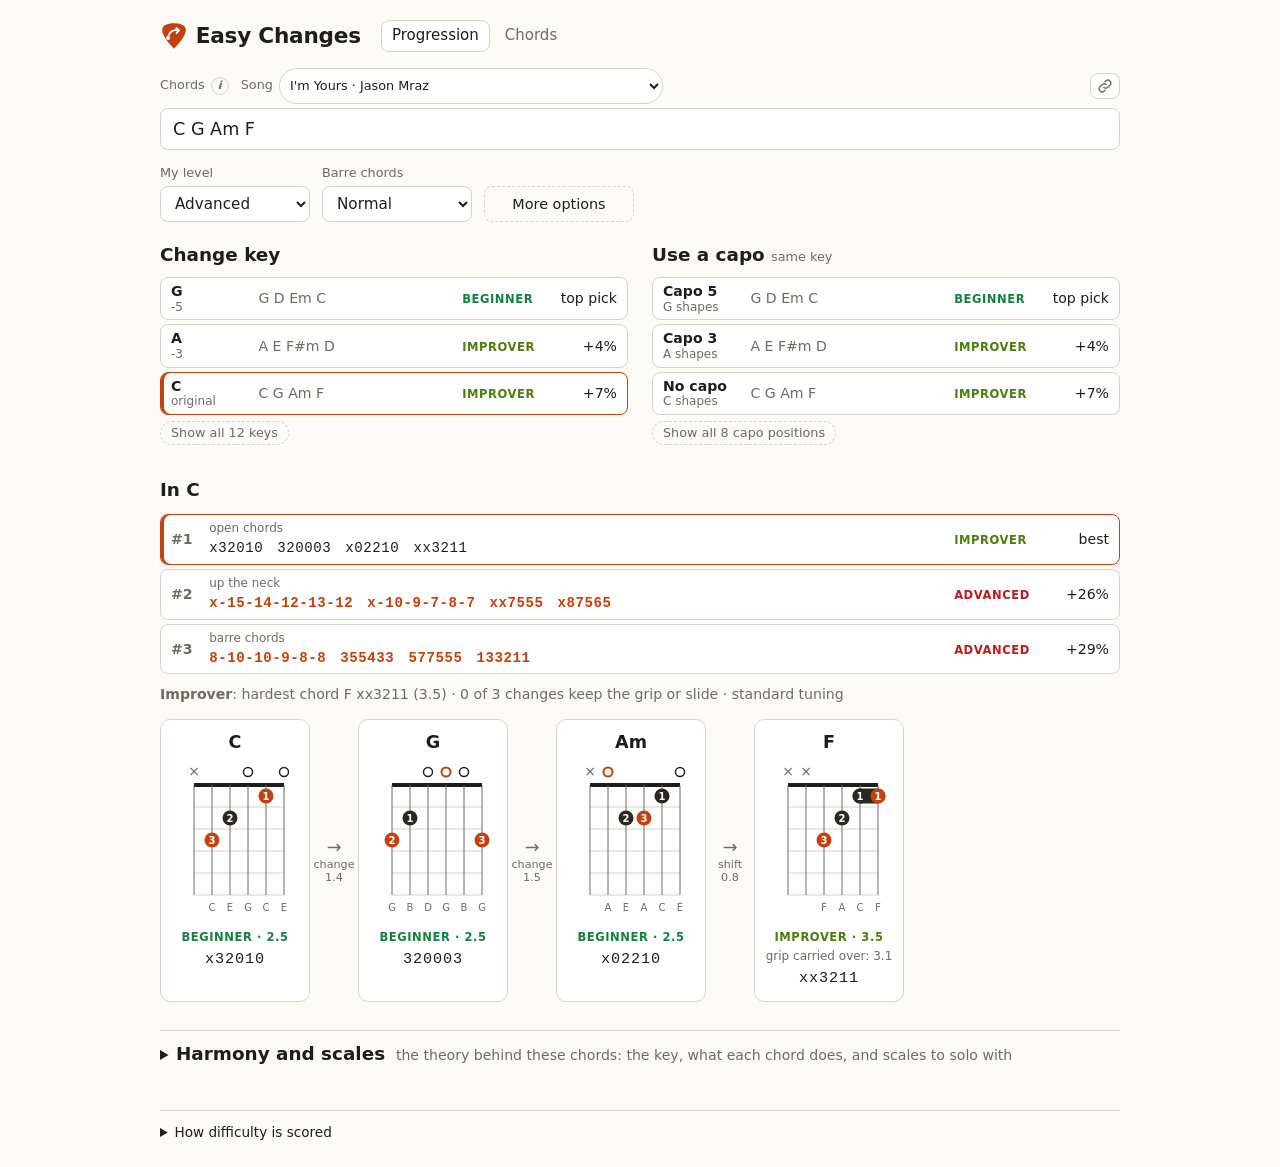
<file: index.html>
<!doctype html>
<html lang="en">
<head>
  <meta charset="utf-8">
  <meta name="viewport" content="width=device-width, initial-scale=1">
  <title>Easy Changes</title>
  <meta name="description" content="Type a chord progression and get the easiest way to play it on guitar: voicings for your level, the best key or capo, the harmony explained, and scales to solo with.">
  <!-- Link previews (chat apps, social sites) need absolute URLs and a PNG, not SVG. -->
  <meta property="og:site_name" content="Easy Changes">
  <meta property="og:type" content="website">
  <meta property="og:title" content="Easy Changes: the easiest way to play a progression">
  <meta property="og:description" content="Type a chord progression and get the easiest way to play it on guitar: voicings for your level, the best key or capo, the harmony explained, and scales to solo with.">
  <meta property="og:url" content="https://bartoszbielawski.github.io/easy-changes/">
  <meta property="og:image" content="https://bartoszbielawski.github.io/easy-changes/img/og-image.png">
  <meta property="og:image:width" content="1200">
  <meta property="og:image:height" content="630">
  <meta property="og:image:alt" content="An orange guitar pick with an arrow, next to the words Easy Changes">
  <meta name="twitter:card" content="summary_large_image">
  <link rel="icon" href="img/logo.svg" type="image/svg+xml">
  <link rel="apple-touch-icon" href="img/apple-touch-icon.png">
  <link rel="stylesheet" href="css/styles.css">
  <link rel="preload" href="data/chord-types.json" as="fetch" crossorigin>
  <link rel="preload" href="data/guitar-voicings.json" as="fetch" crossorigin>
  <link rel="preload" href="data/scales.json" as="fetch" crossorigin>
  <link rel="preload" href="data/songs.json" as="fetch" crossorigin>
  <script>
    // If the page's modules fail before the app starts, the page would stay empty. Their
    // errors still reach window, so recover or explain instead. Plain ES5 on purpose.
    //
    // The usual cause is not an old browser but a stale cache: GitHub Pages lets browsers
    // keep files for 10 minutes, so right after a deploy a returning visitor can get the
    // new page with an old script. So the first failure in a tab re-downloads everything
    // the page loaded, bypassing the cache, and reloads once. The app clears the flag once
    // it has started, so the next deploy can recover the same way.
    window.showUnsupported = function (e) {
      var note = document.getElementById('unsupported');
      if (window.easyChangesReady || window.easyChangesRefreshing || !note) return;
      // Retry only if the attempt can be recorded; otherwise a real fault would reload forever.
      var retry = false;
      try {
        if (e && !sessionStorage.getItem('easyChangesRefreshed')) {
          sessionStorage.setItem('easyChangesRefreshed', '1');
          retry = true;
        }
      } catch (err) { retry = false; }
      if (retry && window.fetch && window.Promise && window.performance && performance.getEntriesByType) {
        window.easyChangesRefreshing = true;
        var urls = [location.href.split('#')[0]];
        var entries = performance.getEntriesByType('resource');
        for (var i = 0; i < entries.length; i++) {
          if (/\.(js|json|css)(\?|$)/.test(entries[i].name)) urls.push(entries[i].name);
        }
        Promise.all(urls.map(function (u) { return fetch(u, { cache: 'reload' }).catch(function () {}); }))
          .then(function () { location.reload(); });
        return;
      }
      document.documentElement.className += ' unsupported';
      note.hidden = false;
      // Name the error, so a report of this message says what actually went wrong.
      if (e && e.message && !note.querySelector('small')) {
        var detail = document.createElement('small');
        detail.className = 'error-detail';
        detail.textContent = e.message + (e.filename ? ' (' + e.filename.split('/').pop() + ', line ' + e.lineno + ')' : '');
        note.appendChild(detail);
      }
    };
    window.addEventListener('error', window.showUnsupported);
  </script>
  <noscript><style>main > :not(noscript), footer { display: none !important; }</style></noscript>
</head>
<body>
  <header>
    <h1><img class="logo" src="img/logo.svg" alt="">Easy Changes</h1>
    <nav><a href="index.html" aria-current="page">Progression</a><a href="chords.html">Chords</a></nav>
  </header>

  <main>
    <noscript><p class="notice">Easy Changes works out chords and voicings in your browser, so it needs JavaScript. Turn JavaScript on for this site and reload the page.</p></noscript>
    <p class="notice" id="unsupported" hidden>Easy Changes couldn't start. Reload the page to try again. If it still doesn't work, your browser may be too old: the site needs one from 2021 or later, such as a current Chrome, Edge, Firefox or Safari.</p>
    <form id="prog-form" class="entry" autocomplete="off">
      <div class="field wide">
        <!-- Not inside a <label>: a click anywhere in a label would also focus the chord box. -->
        <div class="field-head">
          <span class="label-group">
            <label for="prog">Chords</label>
            <!-- The how-to-type hint opens on hover or focus (CSS) and toggles on tap (JS). -->
            <button type="button" class="info" aria-label="How to type chords" aria-expanded="false" aria-controls="prog-hint">i</button>
            <span class="hint-pop" id="prog-hint" role="note">Separate chords with spaces. Each counts one bar; to show that some last longer, add bar lines (<code>C | G Am | F</code>) or a length in bars (<code>C:2</code>). Polish names work too (<code>a C d G</code>, <code>Fis</code>, <code>H7</code>).</span>
          </span>
          <label class="song-pick"><span>Song</span>
            <select id="song"><option value="">Pick a song…</option></select>
          </label>
          <button type="button" class="copy-link icon-btn" aria-label="Copy link" title="Copy a link to this progression with your settings and the chosen key or capo">Copy link</button>
        </div>
        <input id="prog" placeholder="e.g. C G Am F  or  Bb | Gm | Eb | F" spellcheck="false" aria-describedby="prog-hint">
      </div>

      <!-- The two settings that change results most stay in view; the rest fold away, and a
           line under them names any that are changed, so nothing is set invisibly. -->
      <div class="options">
        <label class="field" title="The hardest chords you want to play; Advanced allows any chord">
          <span>My level</span>
          <select id="max">
            <option value="3">Beginner</option>
            <option value="4.5">Improver</option>
            <option value="6.5">Intermediate</option>
            <option value="10" selected>Advanced</option>
          </select>
        </label>
        <label class="field">
          <span>Barre chords</span>
          <select id="barres">
            <option value="avoid">Avoid them</option>
            <option value="normal" selected>Normal</option>
            <option value="easy">Easy for me</option>
          </select>
        </label>
        <button type="button" class="more-toggle" id="more-toggle" aria-expanded="false" aria-controls="more-options">More options</button>
      </div>
      <p class="hint" id="more-summary"></p>
      <div class="more-options" id="more-options" hidden>
        <div class="options">
          <label class="field">
            <span>Key</span>
            <select id="key"></select>
          </label>
          <label class="field">
            <span>Chords to avoid</span>
            <input id="avoid" placeholder="e.g. F Bm" spellcheck="false">
          </label>
          <label class="field">
            <span>Sharps / flats</span>
            <select id="accidentals">
              <option value="auto">Auto (by key)</option>
              <option value="flat">♭ Flats</option>
              <option value="sharp">♯ Sharps</option>
            </select>
          </label>
          <label class="field">
            <span>Highest capo</span>
            <input id="max-capo" type="number" min="0" max="11" value="7">
          </label>
        </div>
        <div class="checks">
          <label><input type="checkbox" id="simplify"> Allow simpler chords (Cmaj7 → C)</label>
          <label><input type="checkbox" id="inversions"> Allow inversions (C → C/G)</label>
          <label><input type="checkbox" id="loop" checked> Progression repeats</label>
        </div>
      </div>
      <p id="prog-errors" class="error" aria-live="polite"></p>
      <p id="prog-note" class="hint" aria-live="polite"></p>
    </form>

    <section class="rankings">
      <div>
        <h2 title="Transpose every chord to a new key, no capo. The song sounds higher or lower.">Change key</h2>
        <ol id="keys" class="options-list"></ol>
        <button type="button" class="show-all" data-list="keys"></button>
      </div>
      <div>
        <h2 title="Keep the song's key and play easier shapes with a capo. It sounds the same.">Use a capo <small>same key</small></h2>
        <ol id="capos" class="options-list"></ol>
        <button type="button" class="show-all" data-list="capos"></button>
      </div>
    </section>

    <section id="arrangement" aria-live="polite"></section>
    <!-- Harmony and scales explain the progression; they matter more to experienced players,
         so they come after what to play and start folded away. -->
    <details class="theory" id="theory">
      <summary><span class="theory-title">Harmony and scales</span> <span class="hint">the theory behind these chords: the key, what each chord does, and scales to solo with</span></summary>
      <section id="harmony" aria-live="polite"></section>
      <section id="scales" aria-live="polite"></section>
    </details>
  </main>
  <footer><div id="legend"></div></footer>
  <script type="module" src="js/progression-app.js"></script>
  <script nomodule>window.showUnsupported();</script>
</body>
</html>
</file>
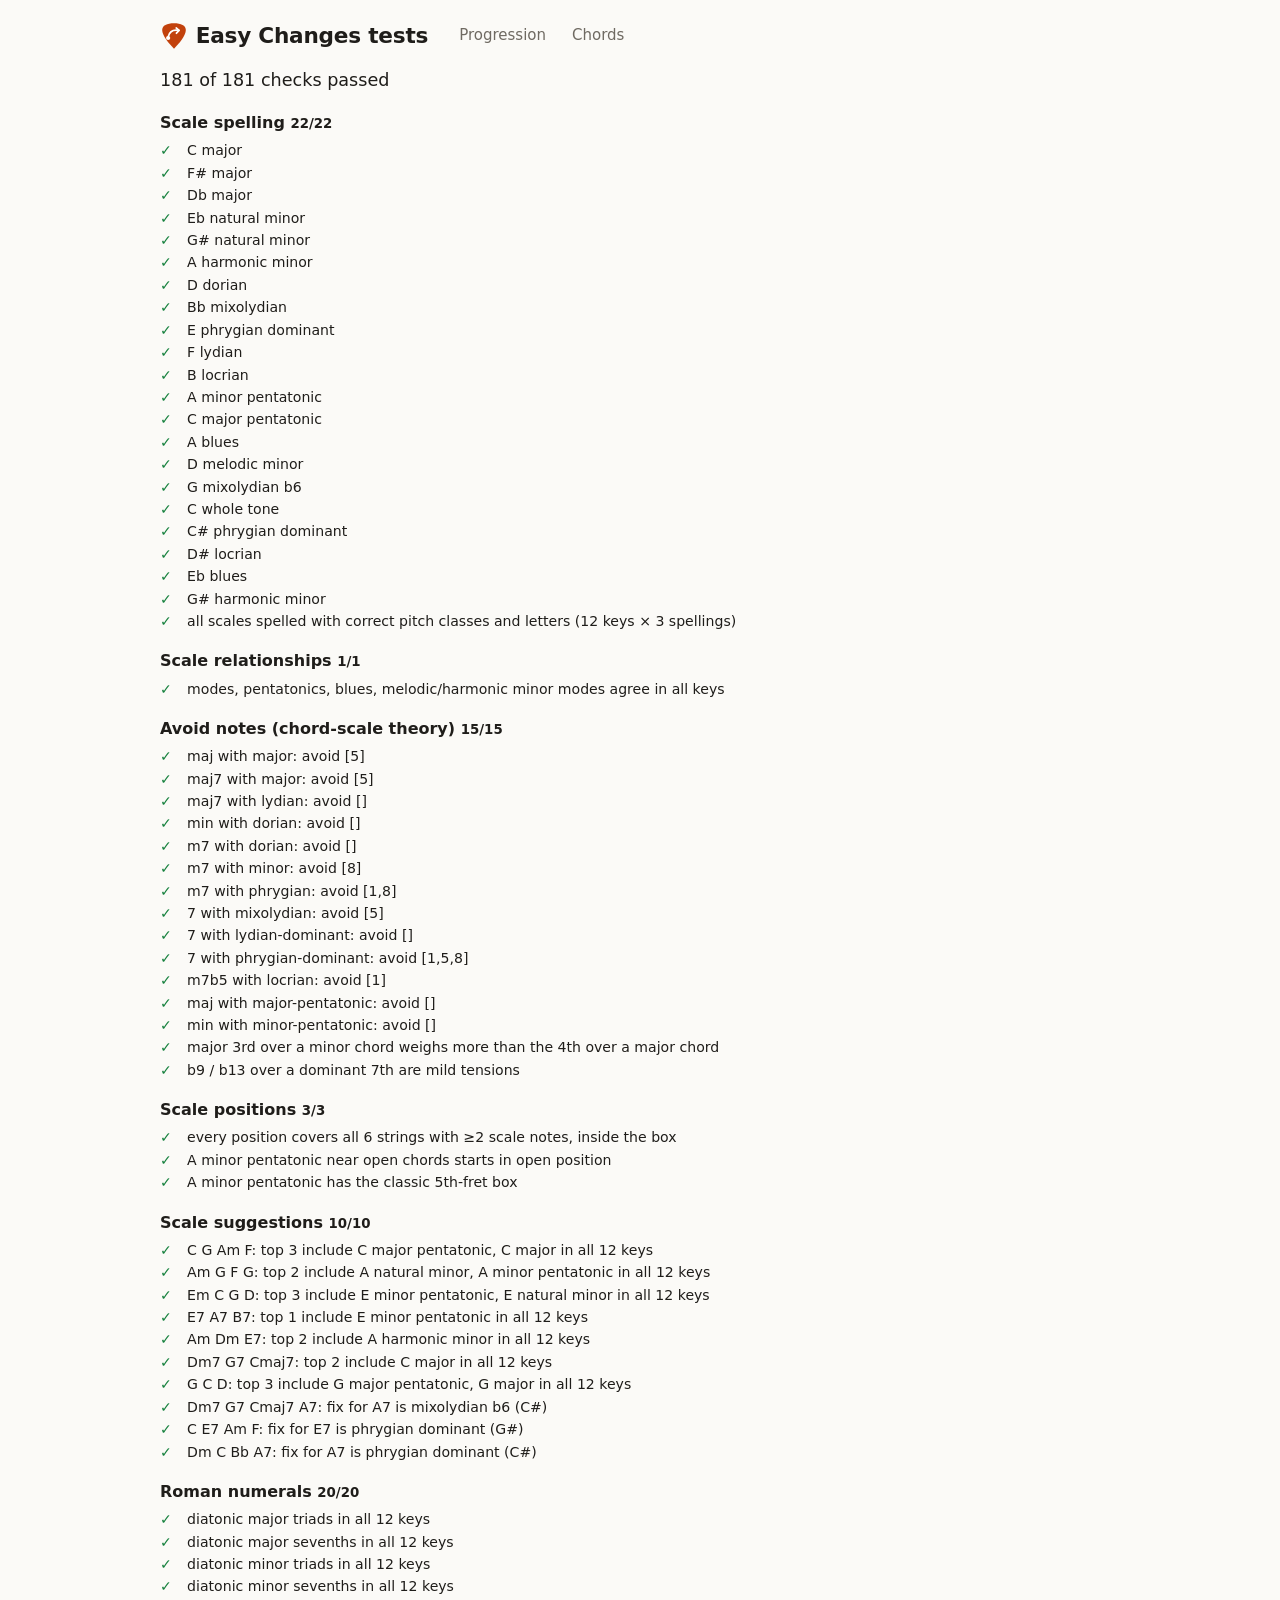
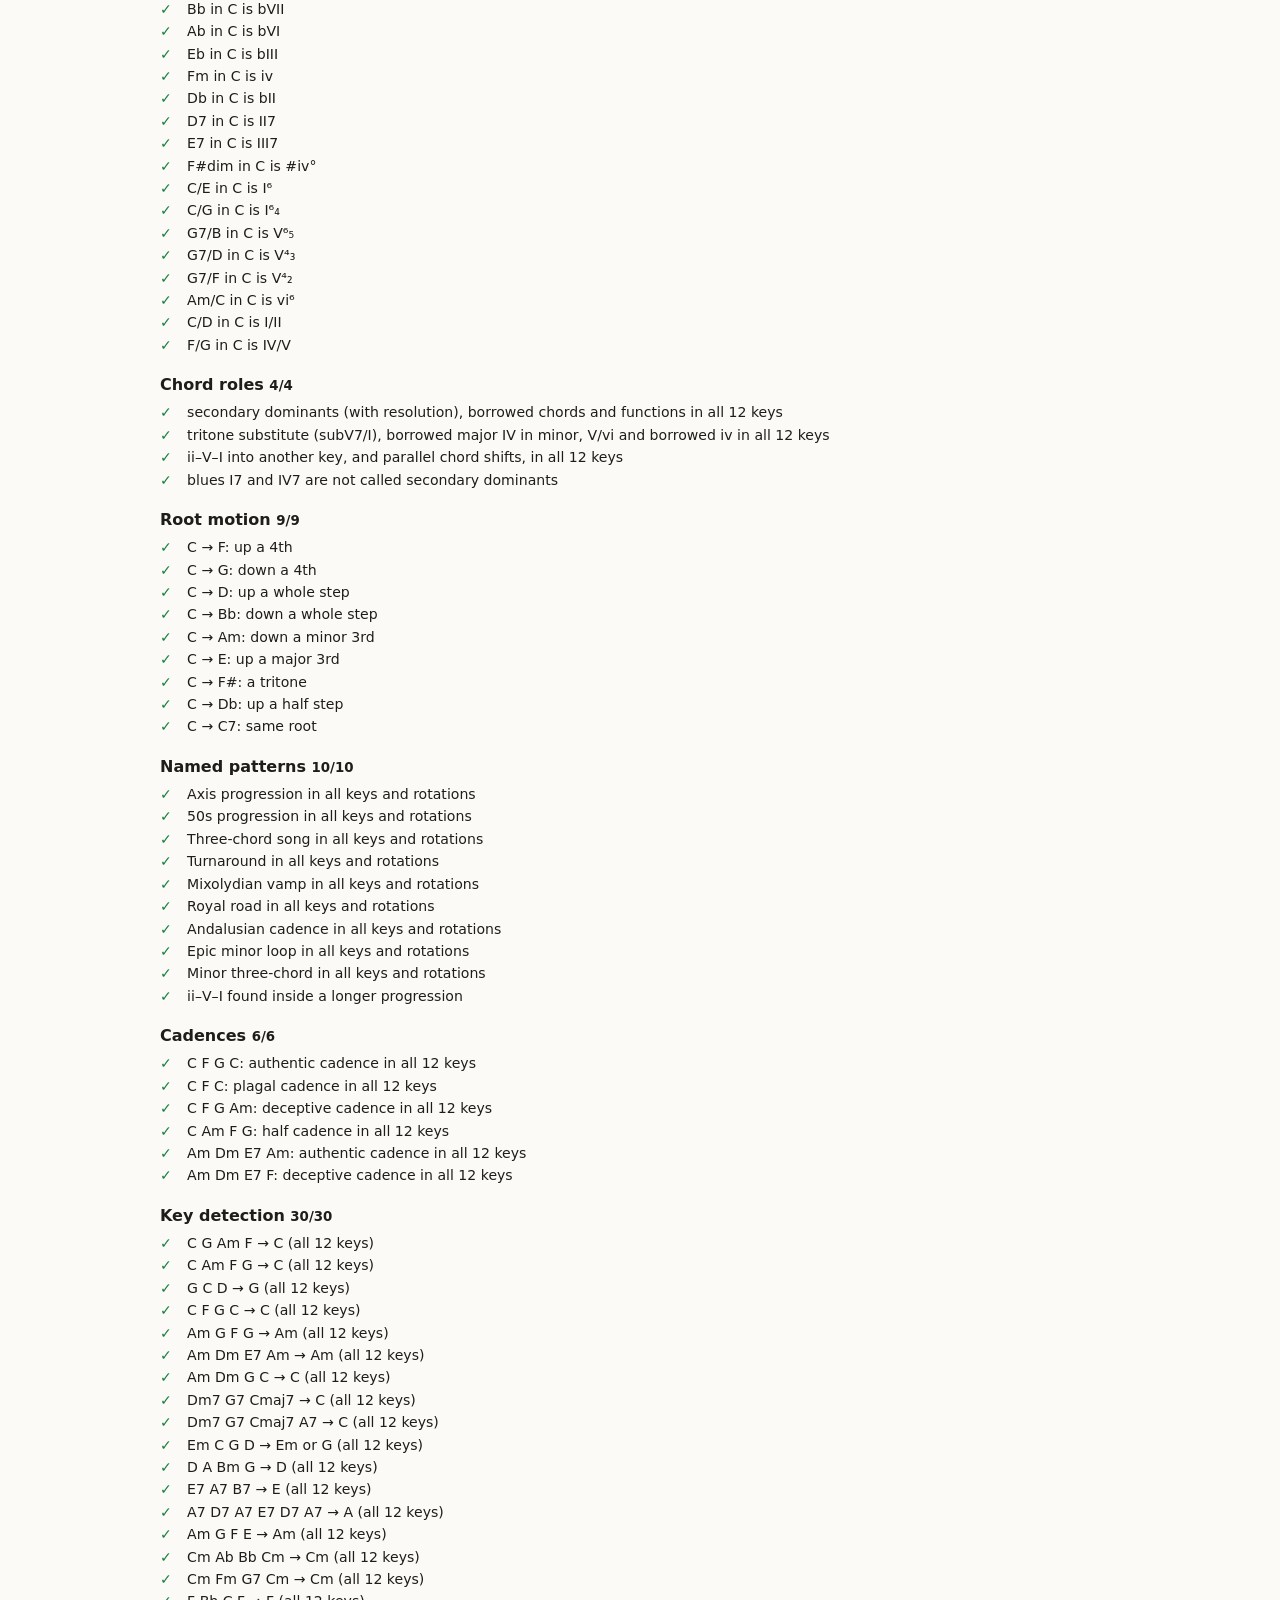
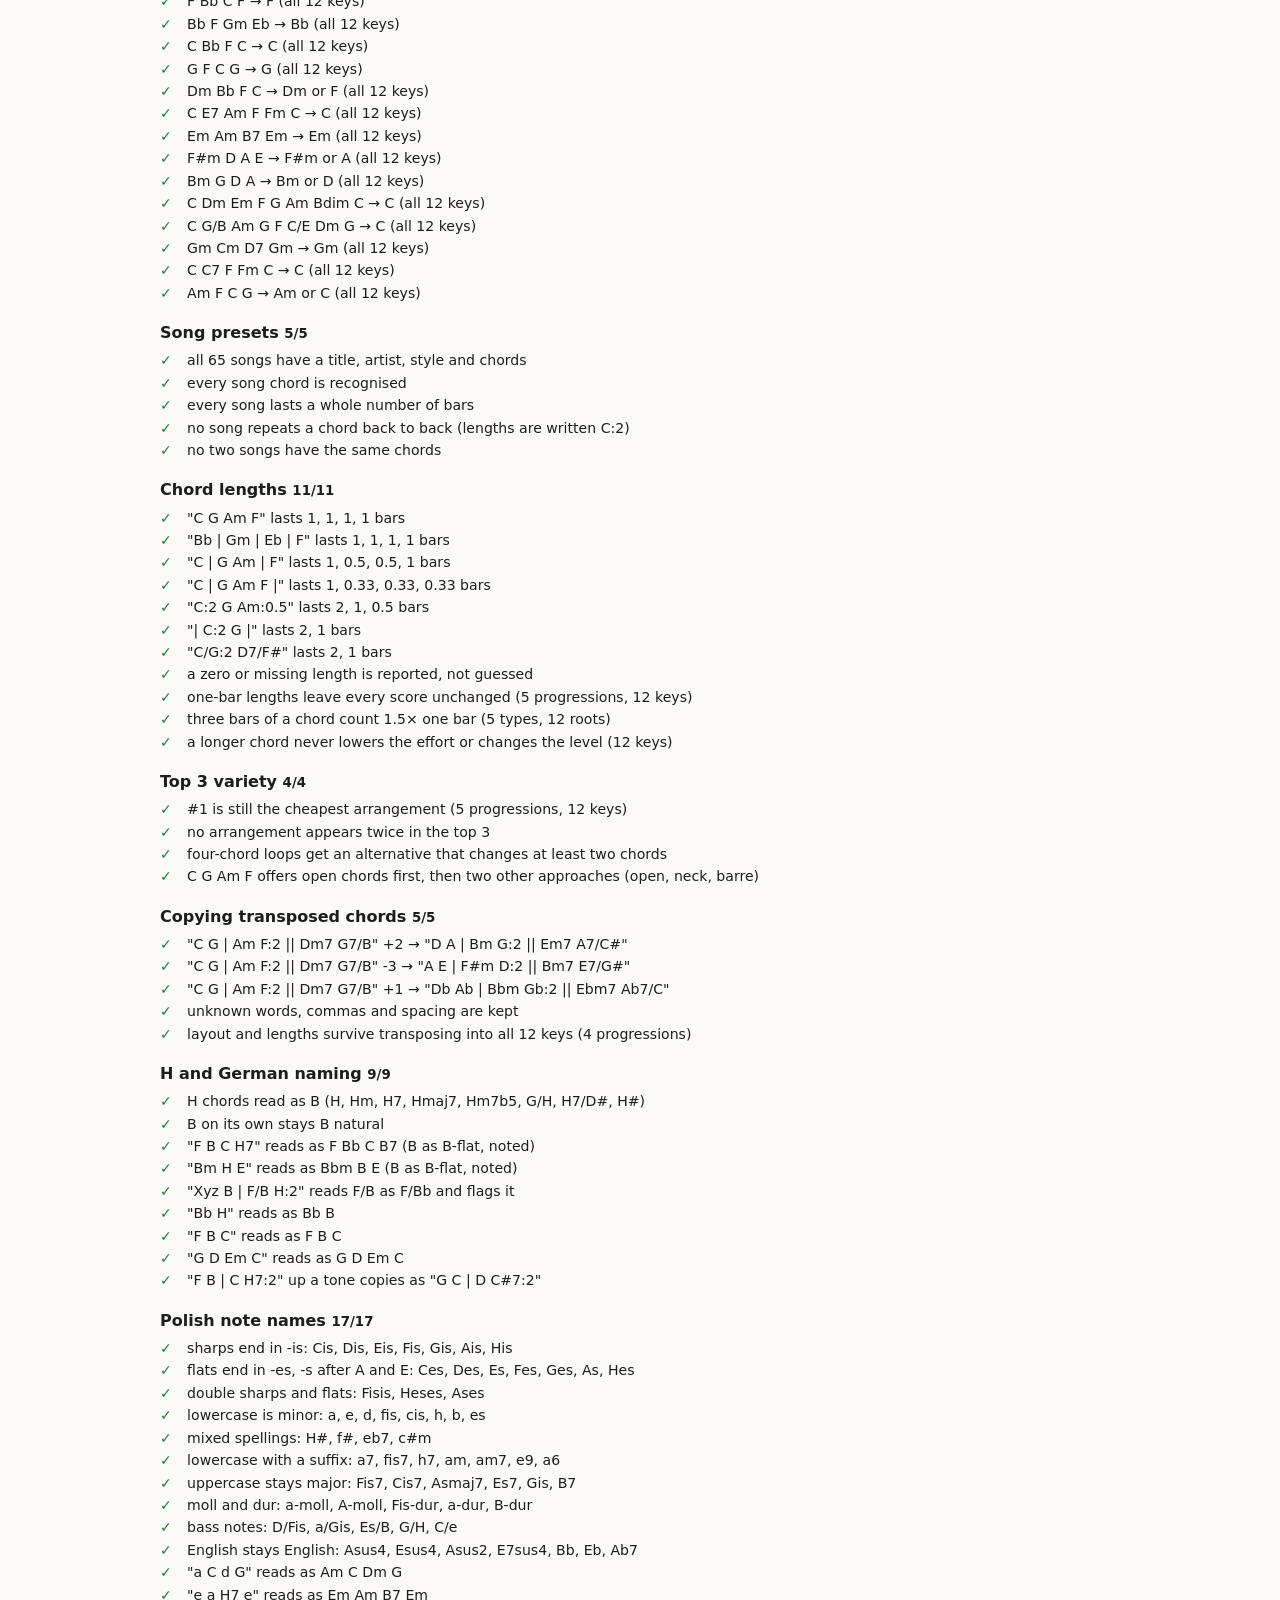
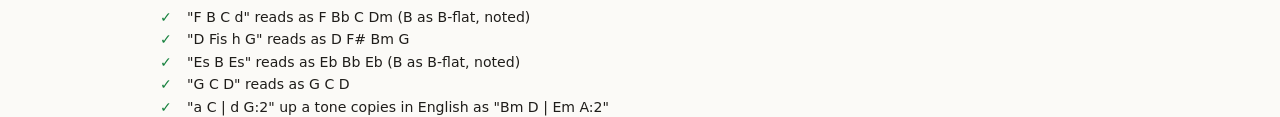
<file: tests/index.html>
<!doctype html>
<html lang="en">
<head>
  <meta charset="utf-8">
  <meta name="viewport" content="width=device-width, initial-scale=1">
  <title>Easy Changes Tests</title>
  <link rel="icon" href="../img/logo.svg" type="image/svg+xml">
  <meta name="robots" content="noindex">
  <link rel="stylesheet" href="../css/styles.css">
  <style>
    .t-summary { font-size: 1.1rem; margin: 0 0 16px; }
    .t-suite { margin: 18px 0 6px; font-size: 1rem; }
    .t-list { list-style: none; margin: 0; padding: 0; display: grid; gap: 2px; font-size: 0.88rem; }
    .t-list li { display: grid; grid-template-columns: 1.5em minmax(0, 1fr); gap: 6px; }
    .t-pass::before { content: "✓"; color: var(--easy); }
    .t-fail::before { content: "✗"; color: var(--hard); font-weight: 700; }
    .t-detail { display: block; color: var(--hard); font-size: 0.8rem; word-break: break-word; }
  </style>
  <noscript><style>#summary { display: none; }</style></noscript>
</head>
<body>
  <header><h1><img class="logo" src="../img/logo.svg" alt="">Easy Changes tests</h1><nav><a href="../index.html">Progression</a><a href="../chords.html">Chords</a></nav></header>
  <main><noscript><p class="notice">The tests run in your browser, so they need JavaScript. Turn it on for this site and reload the page.</p></noscript><p class="t-summary" id="summary">Running…</p><div id="out"></div></main>
  <script type="module">
    const $ = s => document.querySelector(s);
    try {
      const { default: results } = await import('./tests.js');
      window.testResults = results;
      const failed = results.filter(r => !r.ok);
      $('#summary').textContent = `${results.length - failed.length} of ${results.length} checks passed${failed.length ? ` · ${failed.length} failed` : ''}`;
      const bySuite = Map.groupBy(results, r => r.suite);
      $('#out').innerHTML = [...bySuite].map(([suite, rs]) => `
        <h2 class="t-suite">${suite} <small>${rs.filter(r => r.ok).length}/${rs.length}</small></h2>
        <ul class="t-list">${rs.map(r => `<li class="${r.ok ? 't-pass' : 't-fail'}"><span>${r.name}${r.detail ? `<span class="t-detail">${r.detail}</span>` : ''}</span></li>`).join('')}</ul>`).join('');
    } catch (e) {
      window.testResults = [{ suite: 'runner', name: 'load', ok: false, detail: String(e.stack || e) }];
      $('#summary').textContent = 'Test run crashed: ' + e;
    }
  </script>
</body>
</html>
</file>
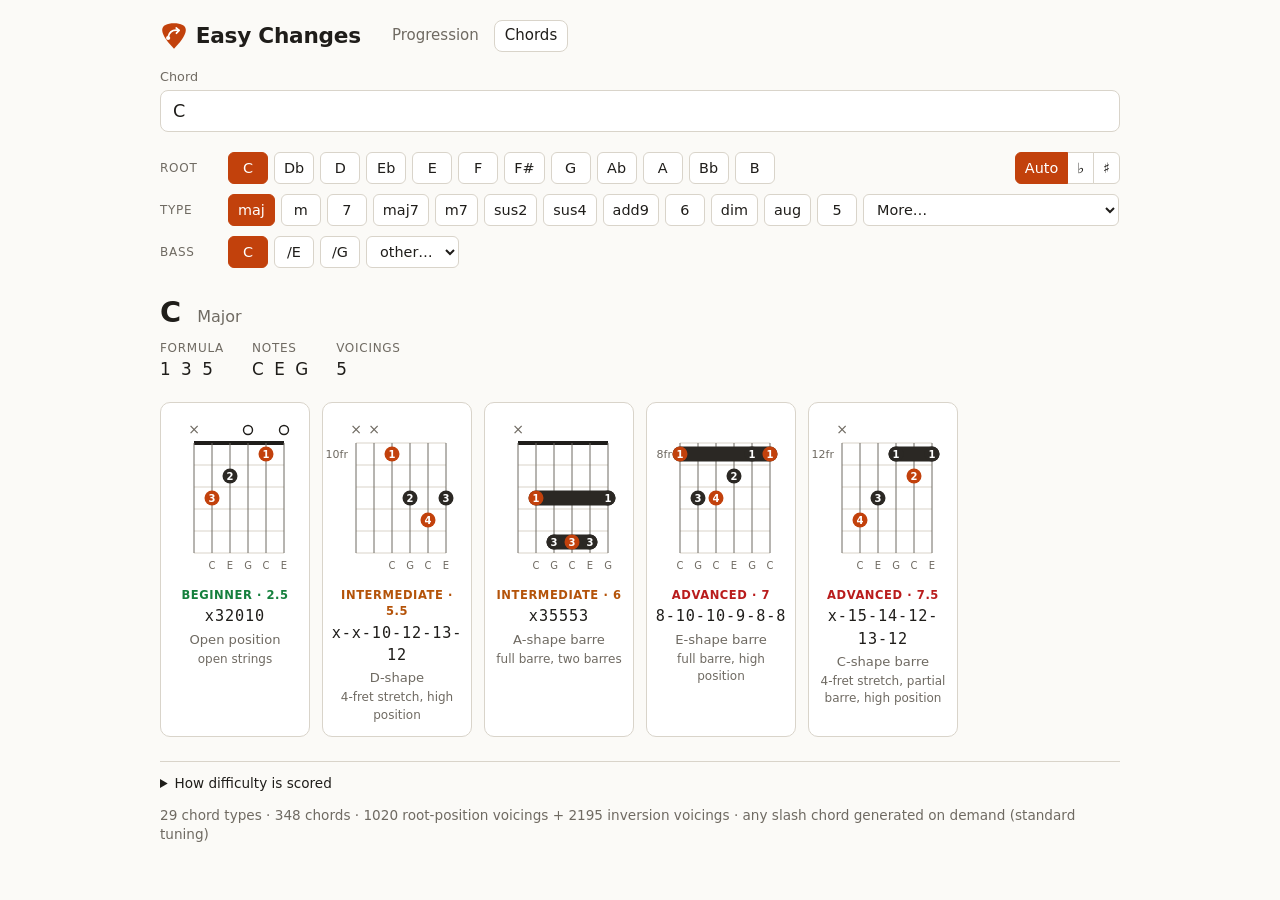
<file: chords.html>
<!doctype html>
<html lang="en">
<head>
  <meta charset="utf-8">
  <meta name="viewport" content="width=device-width, initial-scale=1">
  <title>Chords · Easy Changes</title>
  <meta name="description" content="Look up any guitar chord and see every way to play it, including inversions and slash chords, sorted from easiest to hardest.">
  <!-- Link previews (chat apps, social sites) need absolute URLs and a PNG, not SVG. -->
  <meta property="og:site_name" content="Easy Changes">
  <meta property="og:type" content="website">
  <meta property="og:title" content="Easy Changes: guitar chords made easy">
  <meta property="og:description" content="Look up any guitar chord and see every way to play it, including inversions and slash chords, sorted from easiest to hardest.">
  <meta property="og:url" content="https://bartoszbielawski.github.io/easy-changes/chords.html">
  <meta property="og:image" content="https://bartoszbielawski.github.io/easy-changes/img/og-image.png">
  <meta property="og:image:width" content="1200">
  <meta property="og:image:height" content="630">
  <meta property="og:image:alt" content="An orange guitar pick with an arrow, next to the words Easy Changes">
  <meta name="twitter:card" content="summary_large_image">
  <link rel="icon" href="img/logo.svg" type="image/svg+xml">
  <link rel="apple-touch-icon" href="img/apple-touch-icon.png">
  <link rel="stylesheet" href="css/styles.css">
  <link rel="preload" href="data/chord-types.json" as="fetch" crossorigin>
  <link rel="preload" href="data/guitar-voicings.json" as="fetch" crossorigin>
  <script>
    // If the page's modules fail before the app starts, the page would stay empty. Their
    // errors still reach window, so recover or explain instead. Plain ES5 on purpose.
    //
    // The usual cause is not an old browser but a stale cache: GitHub Pages lets browsers
    // keep files for 10 minutes, so right after a deploy a returning visitor can get the
    // new page with an old script. So the first failure in a tab re-downloads everything
    // the page loaded, bypassing the cache, and reloads once. The app clears the flag once
    // it has started, so the next deploy can recover the same way.
    window.showUnsupported = function (e) {
      var note = document.getElementById('unsupported');
      if (window.easyChangesReady || window.easyChangesRefreshing || !note) return;
      // Retry only if the attempt can be recorded; otherwise a real fault would reload forever.
      var retry = false;
      try {
        if (e && !sessionStorage.getItem('easyChangesRefreshed')) {
          sessionStorage.setItem('easyChangesRefreshed', '1');
          retry = true;
        }
      } catch (err) { retry = false; }
      if (retry && window.fetch && window.Promise && window.performance && performance.getEntriesByType) {
        window.easyChangesRefreshing = true;
        var urls = [location.href.split('#')[0]];
        var entries = performance.getEntriesByType('resource');
        for (var i = 0; i < entries.length; i++) {
          if (/\.(js|json|css)(\?|$)/.test(entries[i].name)) urls.push(entries[i].name);
        }
        Promise.all(urls.map(function (u) { return fetch(u, { cache: 'reload' }).catch(function () {}); }))
          .then(function () { location.reload(); });
        return;
      }
      document.documentElement.className += ' unsupported';
      note.hidden = false;
      // Name the error, so a report of this message says what actually went wrong.
      if (e && e.message && !note.querySelector('small')) {
        var detail = document.createElement('small');
        detail.className = 'error-detail';
        detail.textContent = e.message + (e.filename ? ' (' + e.filename.split('/').pop() + ', line ' + e.lineno + ')' : '');
        note.appendChild(detail);
      }
    };
    window.addEventListener('error', window.showUnsupported);
  </script>
  <noscript><style>main > :not(noscript), footer { display: none !important; }</style></noscript>
</head>
<body>
  <header>
    <h1><img class="logo" src="img/logo.svg" alt="">Easy Changes</h1>
    <nav><a href="index.html">Progression</a><a href="chords.html" aria-current="page">Chords</a></nav>
  </header>

  <main>
    <noscript><p class="notice">Easy Changes works out chords and voicings in your browser, so it needs JavaScript. Turn JavaScript on for this site and reload the page.</p></noscript>
    <p class="notice" id="unsupported" hidden>Easy Changes couldn't start. Reload the page to try again. If it still doesn't work, your browser may be too old: the site needs one from 2021 or later, such as a current Chrome, Edge, Firefox or Safari.</p>
    <form id="search" class="entry" autocomplete="off">
      <label class="field wide">
        <span>Chord</span>
        <input id="symbol" name="symbol" placeholder="e.g. F#m7, Bbmaj7, G7/B" spellcheck="false">
      </label>
    </form>

    <section class="pickers">
      <div class="picker-row"><span class="row-label">Root</span><div class="picker" id="roots" role="group" aria-label="Root"></div></div>
      <div class="picker-row"><span class="row-label">Type</span><div class="picker types" id="types" role="group" aria-label="Chord type"></div></div>
      <div class="picker-row"><span class="row-label">Bass</span><div class="picker" id="bass" role="group" aria-label="Bass note"></div></div>
    </section>

    <section id="chord-info" aria-live="polite"></section>
    <section id="voicings" class="voicing-grid"></section>
  </main>

  <footer>
    <div id="legend"></div>
    <p id="stats"></p>
  </footer>
  <script type="module" src="js/app.js"></script>
  <script nomodule>window.showUnsupported();</script>
</body>
</html>
</file>
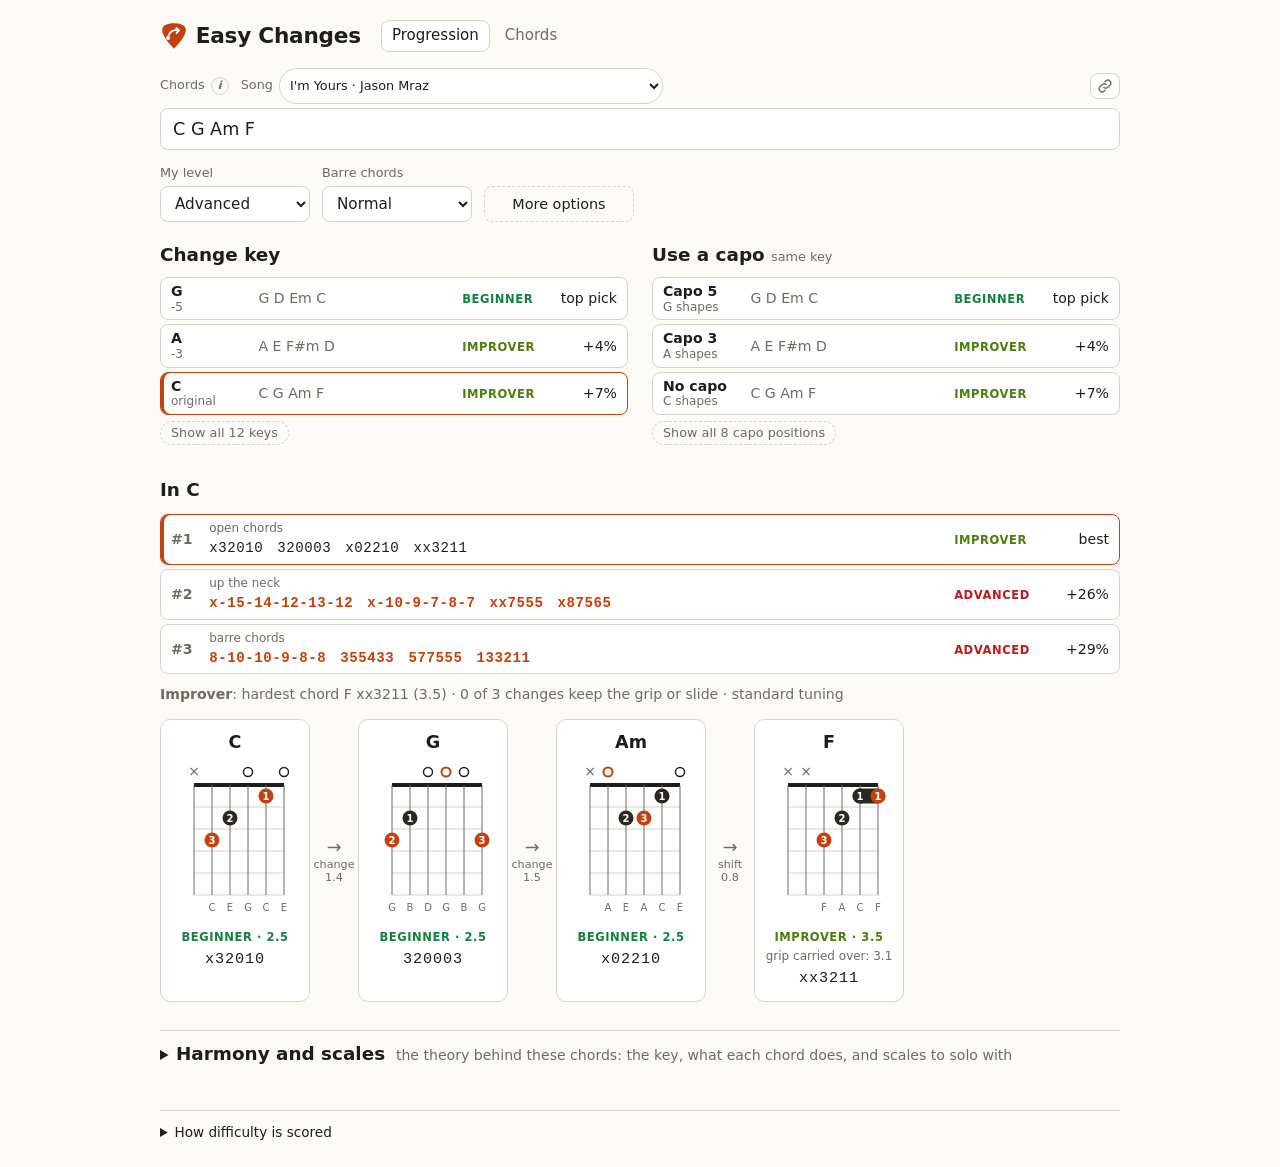
<file: progression.html>
<!doctype html>
<html lang="en">
<head>
  <meta charset="utf-8">
  <title>Easy Changes</title>
  <!-- The planner moved to the home page. Shared links point here, and everything after
       the # (chords, settings, key or capo) is kept, so they open exactly as before. -->
  <link rel="canonical" href="index.html">
  <script>location.replace('index.html' + location.hash);</script>
  <meta http-equiv="refresh" content="0; url=index.html">
</head>
<body>
  <p>The progression planner has moved to <a href="index.html">the home page</a>.</p>
</body>
</html>
</file>
<file: css/styles.css>
:root {
  --bg: #fbfaf7;
  --surface: #ffffff;
  --text: #1f1d1a;
  --muted: #6f6a62;
  --line: #d9d4ca;
  --accent: #c2410c;
  --accent-contrast: #ffffff;
  --dot: #2b2824;
  --dot-text: #ffffff;
  --easy: #15803d;
  --improver: #4d7c0f;
  --medium: #b45309;
  --hard: #b91c1c;
  color-scheme: light;

  /* Layout: one content width and one set of control sizes for every block. */
  --content: 960px;
  --gutter: 16px;
  --control-h: 36px;
  --chip-h: 32px;
  --radius: 8px;
  --label-col: 3.5rem;   /* row labels on the chord page (Root / Type / Bass) */
  --score-col: 11em;     /* level + effort column in ranking and top-3 rows */
}
@media (prefers-color-scheme: dark) {
  :root {
    --bg: #161513;
    --surface: #211f1c;
    --text: #ece8e1;
    --muted: #a39d93;
    --line: #45413b;
    --accent: #fb923c;
    --accent-contrast: #1b1107;
    --dot: #ece8e1;
    --dot-text: #161513;
    --easy: #4ade80;
    --improver: #bef264;
    --medium: #fbbf24;
    --hard: #f87171;
    color-scheme: dark;
  }
}

/* ---- Base ---------------------------------------------------------------- */
* { box-sizing: border-box; }
body {
  margin: 0;
  background: var(--bg);
  color: var(--text);
  font: 15px/1.45 system-ui, -apple-system, "Segoe UI", sans-serif;
}
header, main, footer {
  max-width: calc(var(--content) + 2 * var(--gutter));
  margin: 0 auto;
  padding: 0 var(--gutter);
}
header { display: flex; flex-wrap: wrap; align-items: center; gap: 8px 20px; padding-top: 20px; padding-bottom: 16px; }
h1 { font-size: 1.35rem; margin: 0; letter-spacing: -0.01em; display: flex; align-items: center; gap: 0.35em; }
/* Sized in em so the pick scales with the title. */
h1 .logo { width: 1.3em; height: 1.3em; flex: none; }
h2 { font-size: 1.15rem; margin: 0; }
.visually-hidden { position: absolute; width: 1px; height: 1px; overflow: hidden; clip: rect(0 0 0 0); }
.hint { color: var(--muted); font-size: 0.88rem; margin: 4px 0 0; }
.empty { color: var(--muted); }
.optional { opacity: 0.5; }
.tab { font-family: ui-monospace, "Cascadia Mono", Consolas, monospace; font-size: 0.95rem; letter-spacing: 0.06em; }

nav { display: flex; gap: 4px; }
nav a { padding: 4px 10px; border: 1px solid transparent; border-radius: var(--radius); color: var(--muted); text-decoration: none; }
nav a:hover { color: var(--text); }
nav a[aria-current="page"] { color: var(--text); background: var(--surface); border-color: var(--line); }

footer { color: var(--muted); font-size: 0.85rem; padding-bottom: 24px; }
footer > * { border-top: 1px solid var(--line); padding-top: 12px; }
footer > * + * { border-top: 0; padding-top: 0; }

/* ---- Form controls ------------------------------------------------------- */
/* minmax(0, …): the song picker is as wide as its longest title and must not widen the form. */
.entry { display: grid; grid-template-columns: minmax(0, 1fr); gap: 10px; margin: 0 0 20px; }
.field { display: flex; flex-direction: column; gap: 4px; min-width: 0; font-size: 0.8rem; color: var(--muted); }
.field input, .field select {
  width: 100%; height: var(--control-h); padding: 0 10px;
  font: inherit; font-size: 0.95rem; color: var(--text);
  background: var(--surface); border: 1px solid var(--line); border-radius: var(--radius);
}
.field.wide input { height: 42px; padding: 0 12px; font-size: 1.1rem; }
/* Label on the left, Copy link on the right, sized like the example chips so the row stays short. */
.field-head { display: flex; align-items: center; gap: 8px 12px; }
.label-group { position: relative; display: inline-flex; align-items: center; gap: 6px; }
/* A small round "i"; its hint pops up under it on hover, keyboard focus, or a tap. */
.info {
  width: 18px; height: 18px; padding: 0; font: inherit; font-size: 0.7rem; font-weight: 700; font-style: italic; line-height: 1;
  color: var(--muted); background: none; border: 1px solid var(--line); border-radius: 50%; cursor: help;
}
.info:hover, .info:focus-visible, .info[aria-expanded="true"] { color: var(--text); border-color: var(--accent); }
.hint-pop {
  display: none; position: absolute; top: calc(100% + 6px); left: 0; z-index: 10; width: max-content; max-width: min(420px, 80vw);
  padding: 8px 12px; font-size: 0.85rem; line-height: 1.45; color: var(--text);
  background: var(--surface); border: 1px solid var(--line); border-radius: var(--radius); box-shadow: 0 4px 16px rgba(0, 0, 0, 0.25);
}
.info:hover + .hint-pop, .info:focus-visible + .hint-pop, .hint-pop.open { display: block; }
.field-head .song-pick { flex: 1; min-width: 0; }
/* Wide enough for the longest title, not the whole row. */
.field-head .song-pick select { max-width: 24rem; }
.field-head .copy-link { margin-left: auto; }
.icon-btn {
  display: inline-flex; align-items: center; justify-content: center; gap: 4px;
  padding: 4px 6px; font: inherit; font-size: 0.8rem; color: var(--muted);
  background: var(--surface); border: 1px solid var(--line); border-radius: var(--radius); cursor: pointer;
}
.icon-btn:hover { color: var(--text); border-color: var(--accent); }
.icon-btn.done { color: var(--easy); border-color: var(--easy); }
/* The chosen key's chords as text, under the arrangement heading. */
.chord-line { display: flex; flex-wrap: wrap; align-items: center; gap: 6px 12px; margin: 6px 0 0; }
.chord-text { font-size: 1.05rem; word-break: break-word; }
.chord-text small { color: var(--muted); font-size: 0.8rem; }
.field input:focus, .field select:focus { outline: 2px solid var(--accent); outline-offset: 1px; }
.field input.invalid { border-color: var(--hard); }

.song-pick { display: inline-flex; align-items: center; gap: 6px; font-size: 0.8rem; color: var(--muted); }
.song-pick select {
  min-width: 0; padding: 2px 6px; font: inherit; color: var(--text);
  background: var(--surface); border: 1px solid var(--line); border-radius: 999px; cursor: pointer;
}
.song-pick select:hover { border-color: var(--accent); }

/* Options fill the same width as the input above them. */
/* min(…, 100%) keeps a column from ever being wider than a small phone. */
/* auto-fill, not auto-fit: two or three fields keep their column width instead of stretching. */
.options { display: grid; grid-template-columns: repeat(auto-fill, minmax(min(130px, 100%), 1fr)); gap: 12px; margin-top: 4px; }
.more-toggle {
  align-self: end; height: var(--control-h); padding: 0 12px; font: inherit; font-size: 0.9rem; color: var(--text);
  background: none; border: 1px dashed var(--line); border-radius: var(--radius); cursor: pointer; white-space: nowrap;
}
.more-toggle:hover { border-color: var(--accent); }
#more-summary { margin: 0; }
#more-summary:empty { display: none; }
.more-options { display: grid; gap: 10px; }
.more-options[hidden] { display: none; }
.checks { display: flex; flex-wrap: wrap; gap: 6px 20px; font-size: 0.9rem; }
.checks label { display: inline-flex; align-items: center; gap: 6px; }
.checks input { margin: 0; accent-color: var(--accent); }
.error { color: var(--hard); margin: 0; min-height: 1em; font-size: 0.88rem; }
.error:empty, #prog-note:empty { display: none; }
/* Shown instead of the page when it can't run: no JavaScript, or too old a browser. */
.unsupported main > :not(.notice), .unsupported footer { display: none !important; }
.notice .error-detail { display: block; margin-top: 6px; color: var(--muted); font-family: ui-monospace, Consolas, monospace; font-size: 0.8rem; }
.notice {
  margin: 8px 0 16px; padding: 12px var(--gutter);
  background: var(--surface); border: 1px solid var(--line); border-left: 4px solid var(--accent);
  border-radius: var(--radius);
}

/* ---- Chord page pickers -------------------------------------------------- */
.pickers { display: grid; gap: 10px; margin: 0 0 24px; }
.picker-row { display: grid; grid-template-columns: var(--label-col) minmax(0, 1fr); gap: 12px; align-items: start; }
.row-label {
  font-size: 0.75rem; text-transform: uppercase; letter-spacing: 0.06em; color: var(--muted);
  line-height: var(--chip-h);
}
.picker { display: flex; flex-wrap: wrap; gap: 6px; }
.picker button, .picker select {
  height: var(--chip-h); min-width: 40px; padding: 0 9px;
  font: inherit; font-size: 0.9rem; color: var(--text);
  background: var(--surface); border: 1px solid var(--line); border-radius: 6px; cursor: pointer;
}
.picker button:hover, .picker select:hover { border-color: var(--accent); }
/* Segmented Auto / ♭ / ♯ control at the end of the root row. */
.seg { display: inline-flex; margin-left: auto; }
.picker .seg button { min-width: 0; border-radius: 0; margin-left: -1px; }
.picker .seg button:first-child { border-radius: 6px 0 0 6px; margin-left: 0; }
.picker .seg button:last-child { border-radius: 0 6px 6px 0; }
.picker .seg button[aria-pressed="true"] { position: relative; }
.picker button[aria-pressed="true"], .picker select.active { background: var(--accent); border-color: var(--accent); color: var(--accent-contrast); }
.picker select option, .picker select optgroup { background: var(--surface); color: var(--text); }

#chord-info h2 { margin: 0 0 6px; font-size: 1.8rem; }
#chord-info h2 small { font-size: 1rem; font-weight: 400; color: var(--muted); margin-left: 6px; }
#chord-info dl { display: flex; flex-wrap: wrap; gap: 6px 28px; margin: 0; }
#chord-info dt { font-size: 0.75rem; text-transform: uppercase; letter-spacing: 0.06em; color: var(--muted); }
#chord-info dd { margin: 0; font-size: 1.05rem; word-spacing: 0.3em; }

/* ---- Voicing cards and diagrams ----------------------------------------- */
.voicing-grid {
  display: grid; grid-template-columns: repeat(auto-fill, minmax(min(150px, 100%), 1fr));
  gap: 12px; margin: 20px 0 24px;
}
.voicing {
  margin: 0; padding: 10px 8px 12px; background: var(--surface);
  border: 1px solid var(--line); border-radius: 10px;
  display: flex; flex-direction: column; align-items: center;
}
.voicing.differs { border-color: var(--accent); }
.voicing figcaption { display: flex; flex-direction: column; align-items: center; gap: 2px; text-align: center; font-size: 0.82rem; }
.shape, .reasons { color: var(--muted); }
.reasons { font-size: 0.75rem; }

.badge { font-size: 0.72rem; font-weight: 600; text-transform: uppercase; letter-spacing: 0.05em; }
.badge.beginner { color: var(--easy); }
.badge.improver { color: var(--improver); }
.badge.intermediate { color: var(--medium); }
.badge.advanced { color: var(--hard); }

.chord-diagram { overflow: visible; }
.chord-diagram .string, .chord-diagram .fret { stroke: var(--line); stroke-width: 1.2; }
.chord-diagram .string { stroke: var(--muted); stroke-width: 1; }
.chord-diagram .nut { stroke: var(--text); stroke-width: 4; }
.chord-diagram .dot, .chord-diagram .barre { fill: var(--dot); }
.chord-diagram .dot.root { fill: var(--accent); }
.chord-diagram .open { fill: none; stroke: var(--text); stroke-width: 1.4; }
.chord-diagram .open.root { stroke: var(--accent); stroke-width: 2; }
.chord-diagram .finger { fill: var(--dot-text); font-size: 10px; font-weight: 700; }
.chord-diagram .dot.root + .finger { fill: var(--accent-contrast); }
.chord-diagram .marker { fill: var(--muted); font-size: 14px; }
.chord-diagram .fret-label { fill: var(--muted); font-size: 11px; }
.chord-diagram .note-name { fill: var(--muted); font-size: 10px; }

/* ---- Progression page: harmony ------------------------------------------- */
/* Folded section holding harmony and scales. */
.theory { margin: 0 0 32px; }
.theory > summary { cursor: pointer; padding: 10px 0; border-top: 1px solid var(--line); }
.theory > summary .theory-title { font-size: 1.15rem; font-weight: 700; }
.theory > summary .hint { display: inline; margin: 0 0 0 6px; }
.theory[open] > summary { margin-bottom: 12px; }
#harmony { margin: 0 0 28px; }
#harmony:empty { display: none; }
.h-flow { display: flex; flex-wrap: wrap; align-items: center; gap: 8px 4px; margin-top: 12px; }
.h-chord {
  display: flex; flex-direction: column; align-items: center; min-width: 76px; padding: 6px 10px 7px;
  background: var(--surface); border: 1px solid var(--line); border-top: 3px solid var(--line); border-radius: var(--radius);
}
.h-chord.fn-T { border-top-color: var(--easy); }
.h-chord.fn-S { border-top-color: var(--medium); }
.h-chord.fn-D { border-top-color: var(--hard); }
.h-chord.secondary, .h-chord.borrowed, .h-chord.chromatic, .h-chord.tonicized { border-style: dashed; border-top-style: solid; }
.h-sym { font-size: 0.8rem; color: var(--muted); }
.h-num { font-size: 1.25rem; font-weight: 700; font-family: Georgia, "Times New Roman", serif; line-height: 1.2; }
.h-fn { font-size: 0.7rem; color: var(--muted); text-transform: uppercase; letter-spacing: 0.04em; }
.h-move { display: flex; flex-direction: column; align-items: center; min-width: 30px; font-size: 0.8rem; color: var(--muted); }
.h-move.strong { color: var(--easy); font-weight: 700; }
.h-move small { font-size: 0.65rem; }
.h-key { display: flex; flex-wrap: wrap; gap: 4px 16px; margin: 10px 0 0; font-size: 0.78rem; color: var(--muted); }
.h-key span::before { content: ""; display: inline-block; width: 14px; height: 3px; margin-right: 6px; vertical-align: middle; background: var(--line); }
.h-key .k-T::before { background: var(--easy); }
.h-key .k-S::before { background: var(--medium); }
.h-key .k-D::before { background: var(--hard); }
.h-key .k-out::before { background: none; border-top: 2px dashed var(--muted); height: 0; }
.h-key span:last-child::before { display: none; }
.h-key b { color: var(--easy); }
.h-notes { margin: 12px 0 0; padding-left: 18px; font-size: 0.88rem; color: var(--muted); }
.h-notes li { margin: 2px 0; }
.h-notes strong { color: var(--text); }

/* ---- Progression page: rankings ----------------------------------------- */
.rankings { display: grid; grid-template-columns: repeat(auto-fit, minmax(min(340px, 100%), 1fr)); gap: 20px 24px; }
.rankings h2 { margin-bottom: 8px; cursor: help; }
.rankings h2 small { font-size: 0.8rem; font-weight: 400; color: var(--muted); }
.options-list li.after-gap { margin-top: 10px; }
.show-all {
  margin-top: 6px; padding: 2px 10px; font: inherit; font-size: 0.8rem; color: var(--muted);
  background: none; border: 1px dashed var(--line); border-radius: 999px; cursor: pointer;
}
.show-all:hover { color: var(--text); border-color: var(--accent); }
.show-all[hidden] { display: none; }
.options-list, .alts { list-style: none; margin: 0; padding: 0; display: grid; gap: 4px; }

/* Ranking rows and top-3 rows share one look and one score column. */
.option, .alt {
  width: 100%; display: grid; gap: 10px; align-items: center;
  min-height: 40px; padding: 5px 10px;
  font: inherit; font-size: 0.88rem; text-align: left; color: var(--text);
  background: var(--surface); border: 1px solid var(--line); border-radius: var(--radius); cursor: pointer;
}
.option { grid-template-columns: 5.5em minmax(0, 1fr) var(--score-col); }
.alt { grid-template-columns: 2em minmax(0, 1fr) var(--score-col); }
.option:hover, .alt:hover { border-color: var(--accent); }
.option[aria-pressed="true"], .alt[aria-pressed="true"] { border-color: var(--accent); box-shadow: inset 3px 0 0 var(--accent); }
.option.infeasible { color: var(--muted); }
.option.infeasible .opt-score { justify-content: flex-end; white-space: normal; text-align: right; }

.opt-label { font-weight: 600; line-height: 1.2; }
.opt-label small { display: block; font-weight: 400; color: var(--muted); font-size: 0.75rem; }
.opt-chords { color: var(--muted); overflow: hidden; text-overflow: ellipsis; white-space: nowrap; }
.opt-chords s { opacity: 0.6; }

/* Level on the left, effort on the right, same position in every row. */
.opt-score, .alt-cost {
  display: flex; justify-content: space-between; align-items: baseline; gap: 8px;
  white-space: nowrap; font-variant-numeric: tabular-nums;
}
.effort { font-variant-numeric: tabular-nums; }

.alt-rank { font-weight: 700; color: var(--muted); }
.alt-main { display: grid; gap: 1px; min-width: 0; }
.alt-style { font-size: 0.75rem; color: var(--muted); }
.alt-tabs { display: flex; flex-wrap: wrap; gap: 2px 14px; font-family: ui-monospace, "Cascadia Mono", Consolas, monospace; letter-spacing: 0.04em; }
.alt-tabs .diff { color: var(--accent); font-weight: 700; }

/* ---- Progression page: arrangement --------------------------------------- */
#arrangement { margin: 32px 0 28px; }
#arrangement .alts { margin: 10px 0 0; }
#arrangement > .hint { margin-top: 10px; }
.sequence { display: flex; flex-wrap: wrap; align-items: stretch; gap: 12px 4px; margin-top: 14px; }
.sequence .voicing { width: 150px; justify-content: flex-start; }
.sequence .move { align-self: center; }
.step-name { font-weight: 700; font-size: 1.1rem; }
.step-name small, .sounds { font-weight: 400; font-size: 0.75rem; color: var(--muted); }
.move { display: flex; flex-direction: column; align-items: center; width: 40px; color: var(--muted); font-size: 1.1rem; line-height: 1.2; }
.move small { font-size: 0.7rem; }
.move.stay, .move.slide { color: var(--easy); }

/* ---- Progression page: scales -------------------------------------------- */
#scales { margin: 8px 0 32px; }
#scales h3 { font-size: 1rem; margin: 22px 0 8px; }
#scales h3 small { font-weight: 400; color: var(--muted); }
.scale-list { margin-top: 10px; }
.scale-row { line-height: 1.3; }
.scale-main small { color: var(--muted); font-weight: 400; }
.scale-notes { font-size: 0.8rem; }
.per-chord { list-style: none; margin: 0; padding: 0; display: grid; gap: 4px; }
.per-chord li {
  display: grid; grid-template-columns: 5.5em minmax(0, 1fr); gap: 10px; align-items: baseline;
  padding: 6px 10px; border: 1px solid var(--line); border-radius: var(--radius); background: var(--surface); font-size: 0.88rem;
}
.per-chord li.misfit { border-color: var(--medium); }
.pc-chord { font-weight: 700; }
.watch { color: var(--medium); font-weight: 600; text-decoration: underline dotted; cursor: help; }
.fb-head { display: flex; flex-wrap: wrap; align-items: center; justify-content: space-between; gap: 8px 16px; margin: 22px 0 8px; }
.fb-head h3 { margin: 0 !important; }
.fb-wrap { overflow-x: auto; border: 1px solid var(--line); border-radius: var(--radius); background: var(--surface); padding: 8px 6px 2px; }
.fretboard { display: block; width: 100%; min-width: 720px; height: auto; }
.fb-string { stroke: var(--muted); stroke-width: 1; }
.fb-fret { stroke: var(--line); stroke-width: 1.5; }
.fb-nut { stroke: var(--text); stroke-width: 4; }
.fb-marker { fill: var(--line); }
.fb-num { fill: var(--muted); font-size: 11px; }
.fb-pos { fill: var(--accent); opacity: 0.12; }
.fb-note circle { fill: var(--surface); stroke: var(--text); stroke-width: 1.2; }
.fb-note text { fill: var(--text); font-size: 9.5px; font-weight: 600; }
.fb-note.root circle { fill: var(--accent); stroke: var(--accent); }
.fb-note.root text { fill: var(--accent-contrast); }
.fb-note.dim { opacity: 0.3; }

/* ---- Scoring legend ------------------------------------------------------ */
.legend { font-size: 0.85rem; color: var(--muted); }
.legend summary { cursor: pointer; color: var(--text); }
.legend p { margin: 8px 0; max-width: 75ch; }
.legend table { border-collapse: collapse; margin: 4px 0; }
.legend td { padding: 3px 14px 3px 0; vertical-align: top; }
.legend td:first-child { width: 8.5em; }
.legend td.num { font-variant-numeric: tabular-nums; white-space: nowrap; color: var(--text); }
#stats { margin: 12px 0 0; }

/* ---- Small screens ------------------------------------------------------- */
@media (max-width: 560px) {
  :root { --score-col: 9.5em; --label-col: 2.75rem; }
  .option { grid-template-columns: 5em minmax(0, 1fr) var(--score-col); }
  .option.infeasible .opt-score { grid-column: 2 / -1; justify-content: flex-start; font-size: 0.8rem; white-space: normal; }
  .alt { grid-template-columns: 1.6em minmax(0, 1fr); }
  .alt-cost { grid-column: 2; justify-content: flex-start; gap: 12px; }
  .badge { font-size: 0.68rem; letter-spacing: 0.03em; }
  .sequence .voicing { width: calc(50% - 24px); }
  .move { width: 32px; }
  /* Keep the title, logo and page links on one row on a phone. */
  header { column-gap: 8px; }
  nav a { padding: 4px 6px; }
}
</file>
